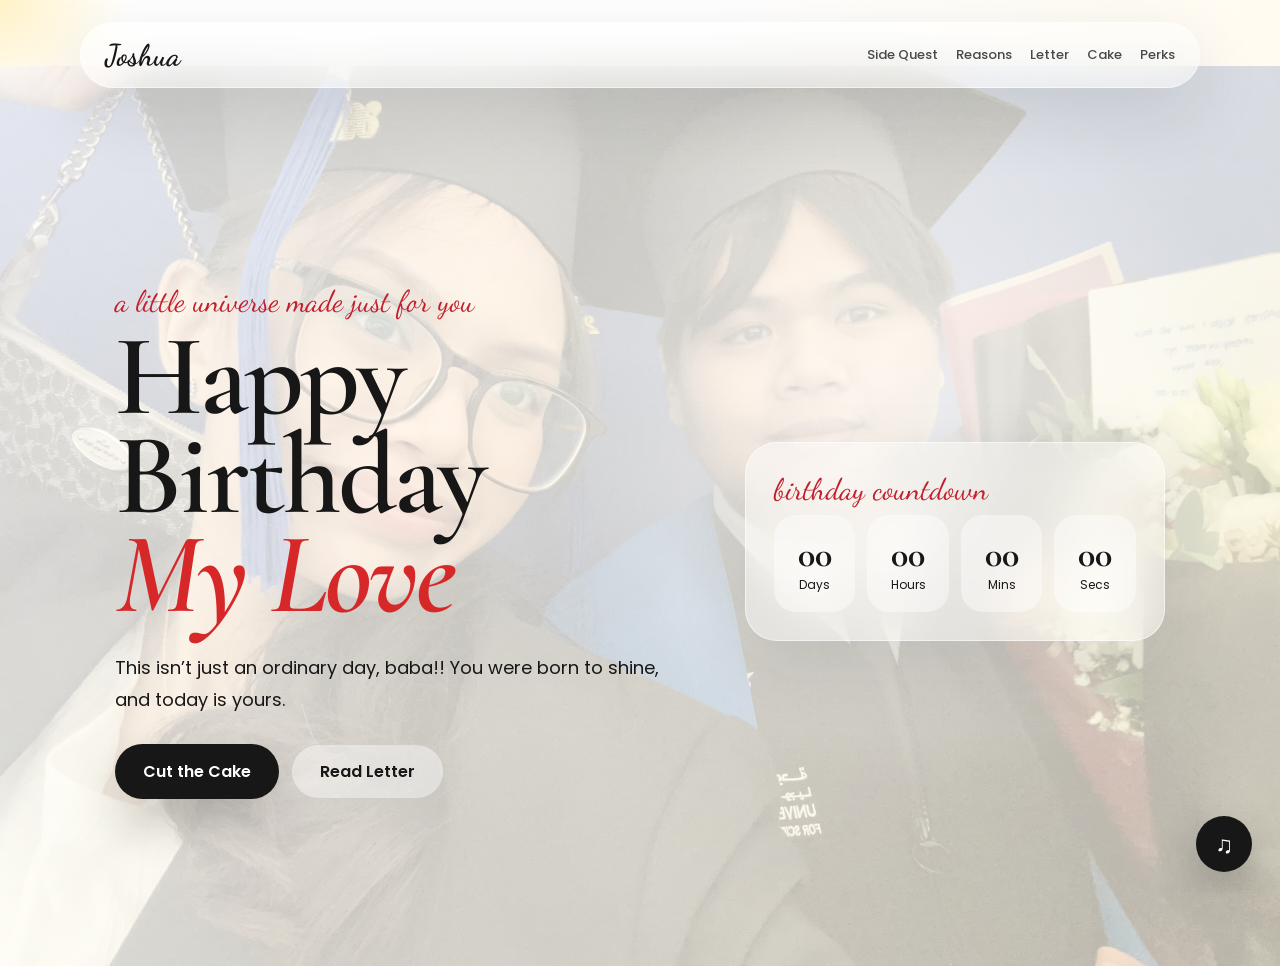
<file: index.html>
<!DOCTYPE html>
<html lang="en">
<head>
  <meta charset="UTF-8" />
  <meta name="viewport" content="width=device-width, initial-scale=1.0" />
  <title>Happy Birthday Baby!</title>
  <link rel="preconnect" href="https://fonts.googleapis.com" />
  <link rel="preconnect" href="https://fonts.gstatic.com" crossorigin />
  <link href="https://fonts.googleapis.com/css2?family=Cormorant+Garamond:wght@400;500;600;700&family=Dancing+Script:wght@500;600;700&family=Poppins:wght@300;400;500;600;700&display=swap" rel="stylesheet" />
  <link rel="stylesheet" href="style.css" />
</head>
<body style="--hero-image: url('assets/17.jpeg');">
  <div class="cursor-glow"></div>
  <div class="floating-bg"></div>

  <nav class="navbar glass">
    <a href="index.html" class="logo">Joshua</a>
    <div class="nav-links">
      <a href="memories.html">Side Quest</a>
      <a href="reasons.html">Reasons</a>
      <a href="letter.html">Letter</a>
      <a href="cake.html">Cake</a>
      <a href="final.html">Perks</a>
    </div>
  </nav>

  <div class="music-widget">
    <div class="music-player glass" id="musicPlayer" hidden>
      <iframe
        title="Joshua's birthday playlist on Apple Music"
        src="https://embed.music.apple.com/qa/playlist/josuday/pl.u-pMyllRjTWzE7b9k"
        allow="autoplay; clipboard-write; encrypted-media; fullscreen; picture-in-picture"
        loading="lazy"
      ></iframe>
    </div>
    <button class="music-btn" id="musicBtn" type="button" aria-label="Open music player" aria-controls="musicPlayer" aria-expanded="false">♫</button>
  </div>

  <main class="hero page-section">
    <div class="hero-overlay"></div>
    <section class="hero-content reveal">
      <p class="script-text">a little universe made just for you</p>
      <h1>Happy Birthday<br><span>My Love</span></h1>
      <p class="hero-desc">This isn’t just an ordinary day, baba!! You were born to shine, and today is yours.</p>
      <div class="hero-actions">
        <a class="btn primary" href="cake.html">Cut the Cake</a>
        <a class="btn ghost" href="letter.html">Read Letter</a>
      </div>
    </section>

    <aside class="countdown-card glass reveal delay-1">
      <p class="script-text">birthday countdown</p>
      <div class="countdown" id="countdown">
        <div><strong id="days">00</strong><span>Days</span></div>
        <div><strong id="hours">00</strong><span>Hours</span></div>
        <div><strong id="mins">00</strong><span>Mins</span></div>
        <div><strong id="secs">00</strong><span>Secs</span></div>
      </div>
    </aside>
  </main>

  <script src="script.js"></script>
</body>
</html>
</file>
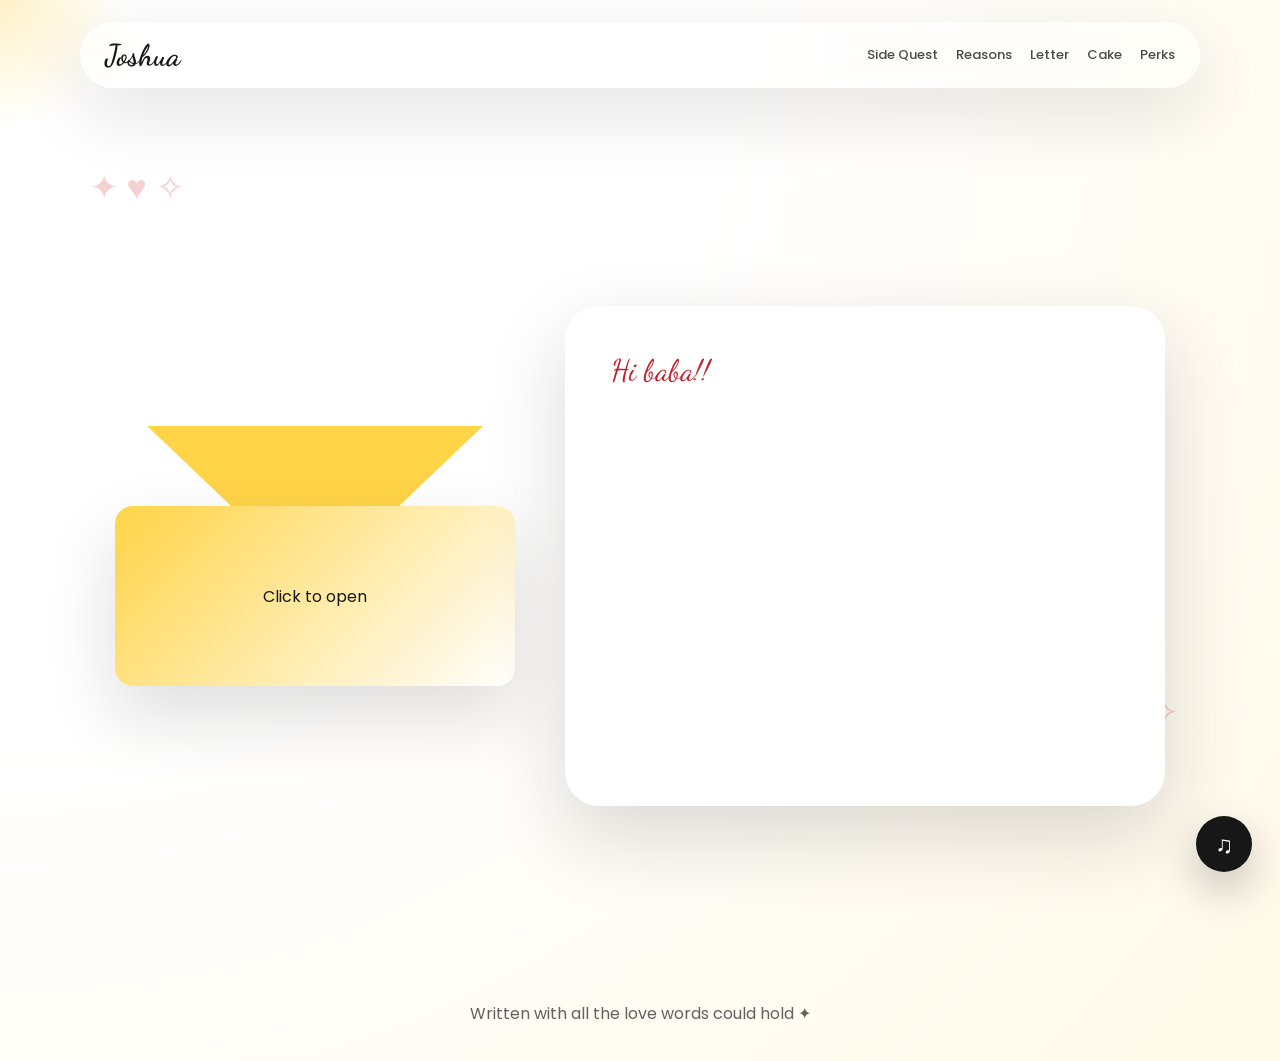
<file: letter.html>
<!DOCTYPE html>
<html lang="en">
<head>
  <meta charset="UTF-8" />
  <meta name="viewport" content="width=device-width, initial-scale=1.0" />
  <title>Letter | Joshua</title>
  <link href="https://fonts.googleapis.com/css2?family=Cormorant+Garamond:wght@400;500;600;700&family=Dancing+Script:wght@500;600;700&family=Poppins:wght@300;400;500;600;700&display=swap" rel="stylesheet" />
  <link rel="stylesheet" href="style.css" />
</head>
<body>
  <div class="cursor-glow"></div>
  <div class="floating-bg"></div>

  <nav class="navbar glass">
    <a href="index.html" class="logo">Joshua</a>
    <div class="nav-links">
      <a href="memories.html">Side Quest</a>
      <a href="reasons.html">Reasons</a>
      <a href="letter.html">Letter</a>
      <a href="cake.html">Cake</a>
      <a href="final.html">Perks</a>
    </div>
  </nav>

  <div class="music-widget">
    <div class="music-player glass" id="musicPlayer" hidden>
      <iframe
        title="Joshua's birthday playlist on Apple Music"
        src="https://embed.music.apple.com/qa/playlist/josuday/pl.u-pMyllRjTWzE7b9k"
        allow="autoplay; clipboard-write; encrypted-media; fullscreen; picture-in-picture"
        loading="lazy"
      ></iframe>
    </div>
    <button class="music-btn" id="musicBtn" type="button" aria-label="Open music player" aria-controls="musicPlayer" aria-expanded="false">♫</button>
  </div>

  <main class="letter-page">
    <section class="envelope reveal" id="envelope">
      <div class="flap"></div>
      <div class="env-body"><p>Click to open</p></div>
    </section>

    <section class="letter-paper reveal delay-1" id="letterPaper">
      <p class="script-text">Hi baba!!</p>
      <p id="typedLetter"></p>
    </section>
  </main>

  <footer class="footer">Written with all the love words could hold ✦</footer>
  <script src="script.js"></script>
</body>
</html>
</file>
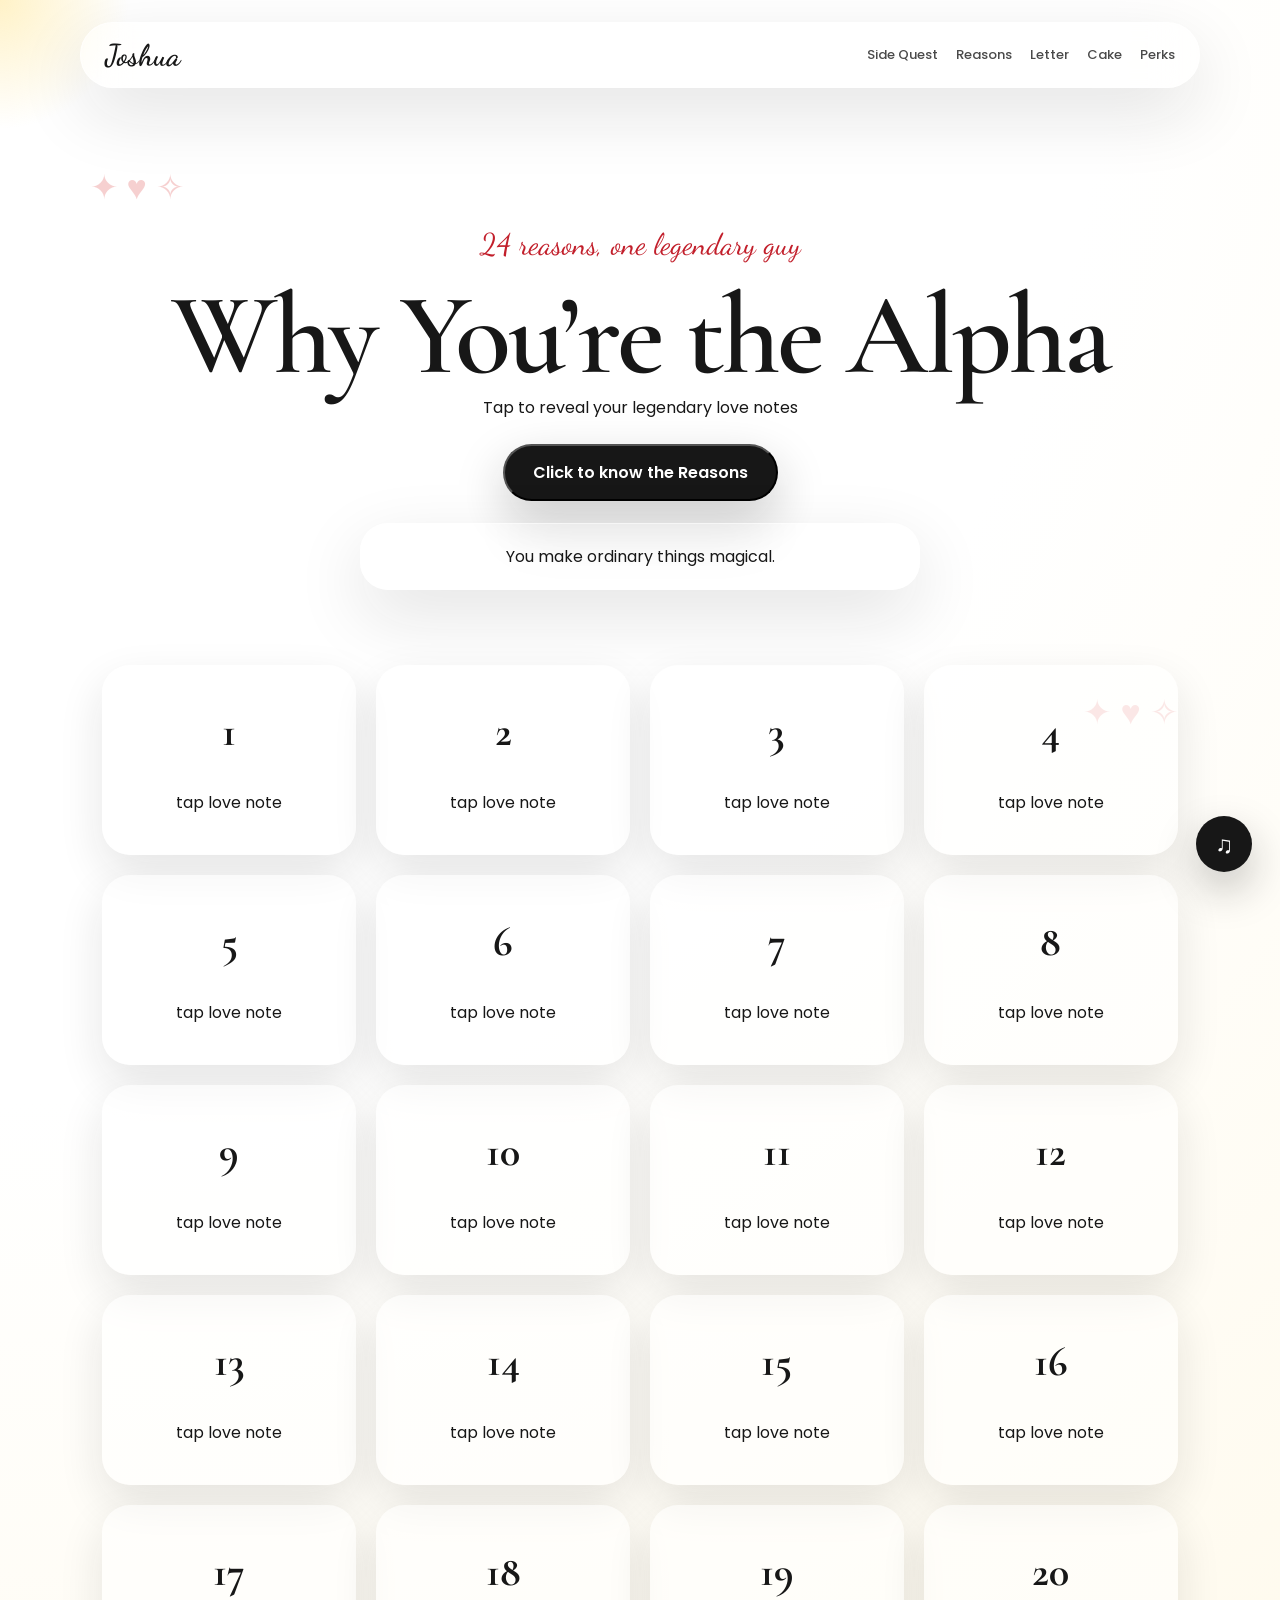
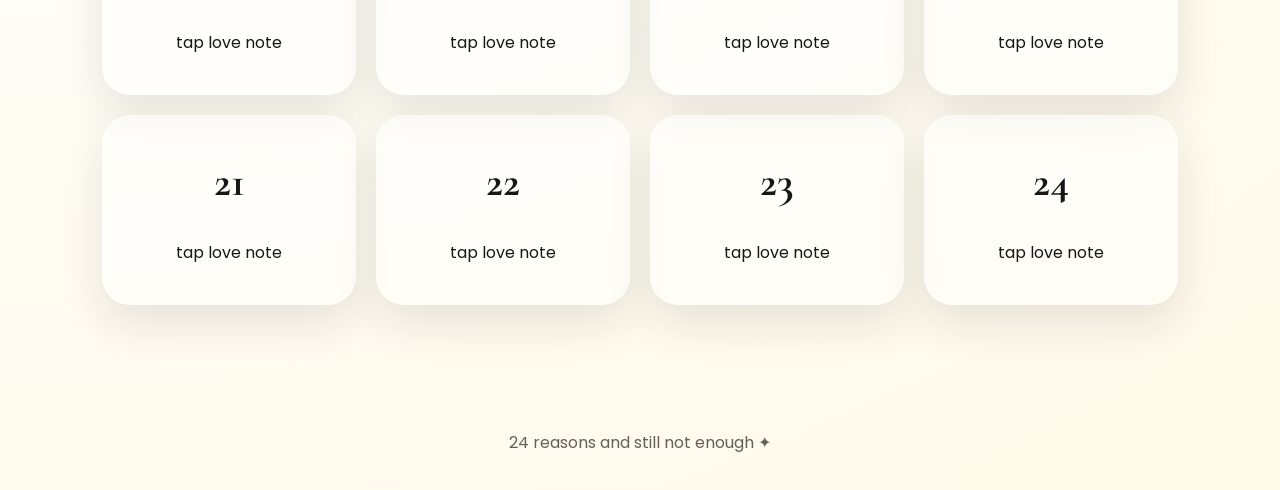
<file: reasons.html>
<!DOCTYPE html>
<html lang="en">
<head>
  <meta charset="UTF-8" />
  <meta name="viewport" content="width=device-width, initial-scale=1.0" />
  <title>Reasons | Joshua</title>
  <link href="https://fonts.googleapis.com/css2?family=Cormorant+Garamond:wght@400;500;600;700&family=Dancing+Script:wght@500;600;700&family=Poppins:wght@300;400;500;600;700&display=swap" rel="stylesheet" />
  <link rel="stylesheet" href="style.css" />
</head>
<body>
  <div class="cursor-glow"></div>
  <div class="floating-bg"></div>

  <nav class="navbar glass">
    <a href="index.html" class="logo">Joshua</a>
    <div class="nav-links">
      <a href="memories.html">Side Quest</a>
      <a href="reasons.html">Reasons</a>
      <a href="letter.html">Letter</a>
      <a href="cake.html">Cake</a>
      <a href="final.html">Perks</a>
    </div>
  </nav>

  <div class="music-widget">
    <div class="music-player glass" id="musicPlayer" hidden>
      <iframe
        title="Joshua's birthday playlist on Apple Music"
        src="https://embed.music.apple.com/qa/playlist/josuday/pl.u-pMyllRjTWzE7b9k"
        allow="autoplay; clipboard-write; encrypted-media; fullscreen; picture-in-picture"
        loading="lazy"
      ></iframe>
    </div>
    <button class="music-btn" id="musicBtn" type="button" aria-label="Open music player" aria-controls="musicPlayer" aria-expanded="false">♫</button>
  </div>

  <header class="sub-hero reveal">
    <p class="script-text">24 reasons, one legendary guy</p>
    <h1>Why You’re the Alpha</h1>
    <p>Tap to reveal your legendary love notes</p>
    <button class="btn primary" id="randomReasonBtn">Click to know the Reasons</button>
    <div class="random-reason glass" id="randomReason">You make ordinary things magical.</div>
  </header>

  <section class="reason-grid" id="reasonGrid" data-image-folder="assets" data-image-count="24">
  </section>

  <footer class="footer">24 reasons and still not enough ✦</footer>
  <script src="script.js"></script>
</body>
</html>
</file>
<file: style.css>
:root {
  --warm-white: #ffffff;
  --blush: #fff9e8;
  --rose: #d62828;
  --champagne: #ffd447;
  --cocoa: #171717;
  --serif: "Cormorant Garamond", serif;
  --script: "Dancing Script", cursive;
  --body: "Poppins", sans-serif;
}

* {
  box-sizing: border-box;
  margin: 0;
  padding: 0;
}

html {
  scroll-behavior: smooth;
}

body {
  min-height: 100vh;
  overflow-x: hidden;
  color: var(--cocoa);
  font-family: var(--body);
  background: radial-gradient(circle at top left, #fff 0%, var(--warm-white) 45%, var(--blush) 100%);
}

a {
  color: inherit;
  text-decoration: none;
}

button {
  font: inherit;
}

.glass {
  background: rgba(255, 255, 255, 0.35);
  border: 1px solid rgba(255, 255, 255, 0.55);
  backdrop-filter: blur(22px);
  box-shadow: 0 24px 70px rgba(23, 23, 23, 0.12);
}

.navbar {
  position: fixed;
  top: 22px;
  left: 50%;
  z-index: 50;
  width: min(1120px, 92%);
  display: flex;
  align-items: center;
  justify-content: space-between;
  padding: 14px 24px;
  border-radius: 999px;
  transform: translateX(-50%);
}

.logo {
  font-family: var(--script);
  font-size: 30px;
  font-weight: 700;
}

.nav-links {
  display: flex;
  gap: 18px;
  font-size: 13px;
  font-weight: 500;
}

.nav-links a {
  opacity: 0.78;
  transition: 0.3s;
}

.nav-links a:hover {
  color: #c21f2b;
  opacity: 1;
}

.cursor-glow {
  position: fixed;
  z-index: 0;
  width: 280px;
  height: 280px;
  border-radius: 50%;
  pointer-events: none;
  background: radial-gradient(circle, rgba(255, 212, 71, 0.3), transparent 65%);
  transform: translate(-50%, -50%);
}

.floating-bg::before,
.floating-bg::after {
  content: "✦ ♥ ✧";
  position: fixed;
  z-index: 0;
  color: rgba(214, 40, 40, 0.22);
  font-size: 34px;
  animation: float 8s infinite ease-in-out;
}

.floating-bg::before {
  top: 18%;
  left: 7%;
}

.floating-bg::after {
  right: 8%;
  bottom: 18%;
  animation-delay: 2s;
}

.hero,
.page-section {
  min-height: 100vh;
}

.hero {
  position: relative;
  display: grid;
  grid-template-columns: 1.2fr 0.8fr;
  align-items: center;
  padding: 120px 9% 70px;
  background: linear-gradient(120deg, rgba(255, 255, 255, 0.84), rgba(255, 249, 232, 0.72)), var(--hero-image) center/cover;
}

.hero-overlay {
  position: absolute;
  inset: 0;
  background: radial-gradient(circle at 70% 40%, rgba(255, 255, 255, 0.55), transparent 35%);
}

.hero-content,
.countdown-card {
  position: relative;
  z-index: 2;
}

.script-text {
  margin-bottom: 8px;
  color: #c21f2b;
  font-family: var(--script);
  font-size: 30px;
}

.hero h1,
.sub-hero h1,
.final-page h1,
.cake-page h1 {
  font-family: var(--serif);
  font-size: clamp(62px, 9vw, 128px);
  font-weight: 600;
  line-height: 0.86;
  letter-spacing: -3px;
}

.hero h1 span {
  color: #d62828;
  font-style: italic;
}

.hero-desc {
  max-width: 560px;
  margin: 28px 0;
  font-size: 18px;
  line-height: 1.8;
}

.btn {
  display: inline-flex;
  align-items: center;
  justify-content: center;
  margin-right: 12px;
  padding: 14px 28px;
  border-radius: 999px;
  font-weight: 600;
  transition: 0.3s;
}

.primary {
  color: #fff;
  background: var(--cocoa);
  box-shadow: 0 20px 50px rgba(23, 23, 23, 0.22);
}

.ghost {
  background: rgba(255, 255, 255, 0.42);
  border: 1px solid rgba(23, 23, 23, 0.1);
}

.btn:hover,
.cut-cake-btn:hover {
  transform: translateY(-4px);
}

.countdown-card {
  max-width: 420px;
  padding: 28px;
  border-radius: 32px;
}

.countdown {
  display: grid;
  grid-template-columns: repeat(4, 1fr);
  gap: 12px;
}

.countdown div {
  padding: 18px 10px;
  text-align: center;
  background: rgba(255, 255, 255, 0.42);
  border-radius: 22px;
}

.countdown strong {
  font-family: var(--serif);
  font-size: 36px;
}

.countdown span {
  display: block;
  font-size: 12px;
}

.music-widget {
  position: fixed;
  right: 28px;
  bottom: 28px;
  z-index: 60;
}

.music-btn {
  position: relative;
  width: 56px;
  height: 56px;
  color: #fff;
  font-size: 24px;
  background: var(--cocoa);
  border: 0;
  border-radius: 50%;
  box-shadow: 0 18px 42px rgba(23, 23, 23, 0.25);
  cursor: pointer;
}

.music-btn:hover,
.music-btn[aria-expanded="true"] {
  background: #d62828;
}

.music-player {
  position: absolute;
  right: 0;
  bottom: 72px;
  width: min(352px, calc(100vw - 32px));
  padding: 8px;
  border-radius: 22px;
}

.music-player[hidden] {
  display: none;
}

.music-player iframe {
  display: block;
  width: 100%;
  height: 352px;
  border: 0;
  border-radius: 14px;
}

.sub-hero {
  padding: 150px 8% 55px;
  text-align: center;
}

.sub-hero p {
  max-width: 680px;
  margin: 10px auto 24px;
}

.side-quest-page {
  padding-bottom: 90px;
}

.quest-worlds {
  display: grid;
  grid-template-columns: repeat(2, minmax(0, 1fr));
  gap: 20px;
  width: min(940px, 84%);
  margin: 0 auto;
}

.quest-progress {
  width: min(940px, 84%);
  margin: 0 auto 18px;
  color: #a91620;
  font-weight: 600;
  text-align: center;
}

.quest-world {
  display: flex;
  min-height: 230px;
  flex-direction: column;
  align-items: flex-start;
  padding: 28px;
  color: var(--cocoa);
  text-align: left;
  border-radius: 28px;
  cursor: pointer;
  transition: transform 0.3s, background 0.3s, box-shadow 0.3s;
}

.quest-world:hover,
.quest-world[aria-pressed="true"] {
  transform: translateY(-6px);
  background: rgba(255, 255, 255, 0.72);
  box-shadow: 0 24px 60px rgba(23, 23, 23, 0.18);
}

.quest-world:disabled {
  opacity: 0.62;
  cursor: not-allowed;
  transform: none;
}

.quest-world:disabled:hover {
  background: inherit;
  box-shadow: none;
}

.quest-world.is-complete .quest-world-prompt {
  color: #39714a;
}

.quest-world.is-locked .quest-world-prompt {
  color: #6b625d;
}

.quest-icon {
  margin-bottom: 14px;
  font-size: 34px;
}

.quest-world-title {
  font-family: var(--serif);
  font-size: 32px;
  font-weight: 700;
}

.quest-world-description {
  margin-top: 8px;
  line-height: 1.7;
}

.quest-world-prompt {
  margin-top: auto;
  padding-top: 18px;
  color: #c21f2b;
  font-size: 13px;
  font-weight: 600;
}

.quest-panel,
.quest-reward {
  width: min(760px, 84%);
  margin: 34px auto 0;
  padding: 38px;
  text-align: center;
  border-radius: 30px;
}

#questPanel[hidden],
#questReward[hidden],
#batmanClues[hidden],
#grandPrixGame[hidden],
#monsterHuntGame[hidden],
#cyberpunkGame[hidden],
#huntPreparation[hidden],
#huntBattle[hidden],
#huntActions[hidden],
#completeQuest[hidden] {
  display: none;
}

.quest-panel h2,
.quest-reward h2 {
  margin-bottom: 12px;
  font-family: var(--serif);
  font-size: clamp(32px, 5vw, 48px);
}

.quest-panel > p:not(.script-text),
.quest-reward > p:not(.script-text) {
  max-width: 580px;
  margin: 0 auto 22px;
  line-height: 1.8;
}

.quest-panel .btn {
  margin: 8px 0 0;
  border: 0;
  cursor: pointer;
}

.quest-panel .btn:disabled {
  opacity: 0.55;
  cursor: not-allowed;
  transform: none;
}

.batman-clues {
  display: grid;
  gap: 14px;
  margin: 24px auto 16px;
  text-align: left;
}

.clue-instructions {
  margin-bottom: 4px;
  color: #c21f2b;
  font-weight: 600;
  text-align: center;
}

.clue-card {
  display: block;
  padding: 18px;
  border: 1px solid rgba(23, 23, 23, 0.14);
  border-radius: 18px;
}

.clue-card legend,
.hunt-clue legend {
  float: left;
  width: 100%;
  padding: 0 6px;
  margin-bottom: 10px;
  font-weight: 600;
  line-height: 1.6;
}

.clue-card > *:not(legend),
.hunt-clue > *:not(legend) {
  clear: both;
}

.clue-card label {
  display: flex;
  align-items: flex-start;
  gap: 9px;
  line-height: 1.55;
  cursor: pointer;
}

.clue-card label + label,
.hunt-clue label + label {
  margin-top: 10px;
}

.clue-card input {
  flex: 0 0 auto;
  margin-top: 5px;
  accent-color: #d62828;
}

.clue-card .check-clue {
  margin: 4px 0 0;
  cursor: pointer;
}

.clue-feedback {
  min-height: 22px;
  margin: 0 !important;
  color: #a91620;
  font-weight: 500;
}

.monster-hunt-game {
  margin: 24px auto 16px;
  text-align: left;
}

.monster-hunt-game > .clue-instructions {
  margin-bottom: 20px;
}

.monster-hunt-game h3 {
  margin-bottom: 8px;
  font-family: var(--serif);
  font-size: 30px;
  text-align: center;
}

.monster-hunt-game > div > p {
  margin: 0 auto 16px;
  text-align: center;
  line-height: 1.7;
}

.hunt-map-card {
  position: relative;
  margin: 20px 0;
  padding: 10px 10px 26px;
  overflow: hidden;
  background: linear-gradient(145deg, #f8f6e8, #dfd6bd);
  border: 1px solid rgba(23, 23, 23, 0.18);
  border-radius: 22px;
  box-shadow: 0 14px 30px rgba(23, 23, 23, 0.12);
}

.hunt-map {
  position: relative;
  min-height: 290px;
  overflow: hidden;
  background: linear-gradient(90deg, rgba(20, 15, 11, 0.48), rgba(20, 15, 11, 0.14)), url("assets/maanster-map.png") center/cover;
  border: 1px solid rgba(255, 255, 255, 0.38);
  border-radius: 16px;
  isolation: isolate;
}

.hunt-map::after {
  position: absolute;
  z-index: -1;
  inset: 0;
  background: radial-gradient(ellipse at 50% 50%, transparent 20%, rgba(15, 12, 8, 0.34));
  content: "";
}

.hunt-map-trail {
  position: absolute;
  inset: 0;
  width: 100%;
  height: 100%;
  pointer-events: none;
}

.hunt-map-trail path {
  fill: none;
  stroke: #ffd447;
  stroke-width: 13;
  stroke-dasharray: 16 11;
  stroke-linecap: round;
  filter: drop-shadow(0 0 8px rgba(255, 212, 71, 0.95));
}

.hunt-map-pin {
  position: absolute;
  z-index: 1;
  display: grid;
  width: 42px;
  height: 42px;
  place-items: center;
  color: #171717;
  font-size: 19px;
  background: #ffd447;
  border: 3px solid #fff;
  border-radius: 50%;
  box-shadow: 0 4px 14px rgba(0, 0, 0, 0.42);
  cursor: pointer;
  transition: transform 0.2s, background 0.2s;
}

.hunt-map-pin span {
  position: absolute;
  top: calc(100% + 7px);
  left: 50%;
  width: max-content;
  padding: 4px 8px;
  color: #fff;
  font-size: 11px;
  font-weight: 600;
  background: rgba(15, 12, 8, 0.78);
  border-radius: 999px;
  transform: translateX(-50%);
}

.hunt-map-pin:hover {
  transform: scale(1.12);
}

.hunt-map-pin.is-found {
  color: #fff;
  background: #d62828;
}

.hunt-map-pin.is-found::after {
  position: absolute;
  top: -5px;
  right: -5px;
  display: grid;
  width: 17px;
  height: 17px;
  place-items: center;
  color: #171717;
  font-size: 11px;
  background: #fff;
  border-radius: 50%;
  content: "✓";
}

.pin-vinyl {
  top: 61%;
  left: 27%;
}

.pin-lego {
  top: 39%;
  left: 52%;
}

.pin-crumbs {
  top: 20%;
  left: 76%;
}

.hunter-profile {
  position: absolute;
  bottom: 12px;
  left: 12px;
  display: flex;
  align-items: center;
  gap: 9px;
  padding: 6px 12px 6px 6px;
  color: #fff;
  background: rgba(15, 12, 8, 0.82);
  border: 1px solid rgba(255, 255, 255, 0.5);
  border-radius: 999px;
  box-shadow: 0 4px 14px rgba(0, 0, 0, 0.25);
}

.hunter-profile img {
  width: 42px;
  height: 42px;
  object-fit: cover;
  object-position: center 30%;
  border: 2px solid #ffd447;
  border-radius: 50%;
}

.hunter-profile span {
  display: grid;
  gap: 2px;
  text-align: left;
}

.hunter-profile strong {
  font-size: 12px;
}

.hunter-profile small,
.map-coordinate {
  color: rgba(255, 255, 255, 0.8);
  font-size: 9px;
  letter-spacing: 0.08em;
}

.map-coordinate {
  position: absolute;
  right: 12px;
  bottom: 14px;
  padding: 6px 8px;
  color: #fff;
  background: rgba(15, 12, 8, 0.72);
  border-radius: 5px;
}

.hunt-claw-marks {
  position: absolute;
  top: -18px;
  right: -34px;
  width: 122px;
  height: 122px;
  object-fit: contain;
  opacity: 0.8;
  pointer-events: none;
  transform: rotate(12deg);
}

.hunt-clue {
  display: block;
  margin: 12px 0;
  padding: 16px;
  border: 1px solid rgba(23, 23, 23, 0.14);
  border-radius: 18px;
}

.hunt-clue label {
  display: flex;
  gap: 9px;
  line-height: 1.5;
  cursor: pointer;
}

.hunt-clue input {
  flex: 0 0 auto;
  margin-top: 5px;
  accent-color: #d62828;
}

.hunt-clue .btn {
  margin: 4px 0 0;
  cursor: pointer;
}

.hunt-clue-feedback,
.hunt-feedback {
  min-height: 24px;
  margin: 0 !important;
  color: #a91620;
  font-weight: 600;
  text-align: center;
}

.hunt-preparation {
  margin-top: 26px;
  text-align: center;
}

.weapon-options {
  display: grid;
  grid-template-columns: repeat(3, minmax(0, 1fr));
  gap: 12px;
  margin: 18px 0;
}

.weapon-choice {
  display: flex;
  min-height: 140px;
  flex-direction: column;
  align-items: center;
  justify-content: center;
  gap: 7px;
  padding: 16px 10px;
  color: var(--cocoa);
  background: rgba(255, 255, 255, 0.58);
  border: 1px solid rgba(23, 23, 23, 0.14);
  border-radius: 18px;
  cursor: pointer;
  transition: 0.2s ease;
}

.weapon-choice:hover,
.weapon-choice[aria-pressed="true"] {
  background: #fff9e8;
  border-color: #d62828;
  box-shadow: 0 0 0 2px rgba(214, 40, 40, 0.16);
  transform: translateY(-3px);
}

.weapon-choice span {
  font-size: 28px;
}

.weapon-choice strong {
  font-family: var(--serif);
  font-size: 21px;
}

.weapon-choice small {
  font-size: 12px;
}

.cyberpunk-game {
  margin-top: 20px;
}

.cyberpunk-scene {
  position: relative;
  min-height: 250px;
  aspect-ratio: 2.2;
  margin-bottom: 22px;
  overflow: hidden;
  background: #080d16;
  border: 1px solid rgba(8, 13, 22, 0.25);
  border-radius: 22px;
  text-align: left;
}

.cyberpunk-scene::after {
  position: absolute;
  inset: 45% 0 0;
  background: linear-gradient(transparent, rgba(5, 8, 15, 0.78));
  content: "";
  pointer-events: none;
}

.cyberpunk-scene > img {
  position: absolute;
  width: 100%;
  height: 100%;
  object-fit: cover;
  object-position: center 56%;
}

.cyberpunk-scene-label {
  position: absolute;
  z-index: 1;
  top: 14px;
  left: 14px;
  padding: 7px 10px;
  color: #fff;
  background: rgba(5, 8, 15, 0.76);
  border: 1px solid rgba(255, 255, 255, 0.45);
  border-radius: 6px;
  font-size: 11px;
  font-weight: 700;
  letter-spacing: 0.1em;
}

.cyberpunk-runner-profile {
  position: absolute;
  z-index: 1;
  bottom: 12px;
  left: 12px;
  display: flex;
  align-items: center;
  gap: 10px;
  padding: 6px 14px 6px 6px;
  color: #fff;
  background: rgba(5, 8, 15, 0.78);
  border: 1px solid rgba(255, 255, 255, 0.46);
  border-radius: 999px;
}

.cyberpunk-runner-profile img {
  width: 48px;
  height: 48px;
  object-fit: cover;
  object-position: center 25%;
  border: 2px solid #e8c85a;
  border-radius: 50%;
}

.cyberpunk-runner-profile span {
  display: grid;
  gap: 2px;
}

.cyberpunk-runner-profile small {
  color: rgba(255, 255, 255, 0.82);
  font-size: 10px;
}

.cyberpunk-step {
  margin: 22px 0;
  padding: 22px;
  background: rgba(255, 255, 255, 0.46);
  border: 1px solid rgba(23, 23, 23, 0.12);
  border-radius: 20px;
}

.cyberpunk-step h3 {
  margin-bottom: 6px;
  font-family: var(--serif);
  font-size: 26px;
}

.cyberpunk-step .btn {
  margin: 4px 0 0;
}

.cyberpunk-signal-status {
  margin: 18px auto 14px;
}

.cyberpunk-signal-status > span {
  color: #806b22;
  font-size: 12px;
  font-weight: 700;
  letter-spacing: 0.12em;
}

.cyberpunk-signal-status p {
  margin: 6px 0 0;
  font-weight: 600;
}

.cyberpunk-sequence {
  display: flex;
  min-height: 28px;
  justify-content: center;
  gap: 10px;
  margin: 14px 0;
}

.cyberpunk-note {
  font-size: 18px;
}

.cyberpunk-pad[data-note="0"] {
  --signal-color: #4aa9e8;
}

.cyberpunk-pad[data-note="1"] {
  --signal-color: #e8c85a;
}

.cyberpunk-pad[data-note="2"] {
  --signal-color: #e25454;
}

.cyberpunk-pad[data-note="3"] {
  --signal-color: #f1f0e9;
}

.cyberpunk-signal-pads {
  display: flex;
  justify-content: center;
  flex-wrap: wrap;
  gap: 12px;
  margin: 18px auto 10px;
}

.cyberpunk-pad {
  display: grid;
  width: 76px;
  height: 76px;
  place-items: center;
  color: var(--signal-color);
  font-size: 42px;
  background: #131923;
  border: 2px solid var(--signal-color);
  border-radius: 18px;
  cursor: pointer;
  transition: transform 0.15s, box-shadow 0.15s, background 0.15s;
}

.cyberpunk-pad:hover,
.cyberpunk-pad.is-playing {
  background: #343b49;
  box-shadow: 0 0 18px var(--signal-color);
  transform: scale(1.06);
}

.cyberpunk-feedback {
  min-height: 24px;
  margin: 8px 0 0 !important;
  color: #a91620;
  font-weight: 600;
}

#startHunt {
  margin: 4px 0 0;
  border: 0;
  cursor: pointer;
}

.hunt-battle {
  margin-top: 24px;
  padding: 0 22px 22px;
  overflow: hidden;
  background: linear-gradient(180deg, rgba(9, 17, 22, 0.12), rgba(255, 255, 255, 0.82) 52%), url("assets/maanster-cave.png") center/cover;
  border: 1px solid rgba(23, 23, 23, 0.12);
  border-radius: 24px;
  text-align: center;
}

.hunt-battle-scene {
  position: relative;
  display: grid;
  min-height: 250px;
  place-items: center;
  margin: 0 -22px 16px;
  overflow: hidden;
  background: linear-gradient(180deg, rgba(9, 17, 22, 0.06), rgba(9, 17, 22, 0.5)), url("assets/maanster-cave.png") center/cover;
}

.hunt-wyvern {
  position: absolute;
  inset: 0;
  width: 100%;
  height: 100%;
  object-fit: contain;
  object-position: center 55%;
  filter: drop-shadow(0 12px 10px rgba(0, 0, 0, 0.5));
  animation: wyvernHover 3s ease-in-out infinite;
}

.hunt-battle-heading {
  position: absolute;
  right: 12px;
  bottom: 12px;
  left: 12px;
  display: flex;
  align-items: center;
  justify-content: center;
  min-height: 48px;
  padding: 8px 14px;
  color: #fff;
  background: rgba(15, 12, 8, 0.76);
  border: 1px solid rgba(255, 255, 255, 0.35);
  border-radius: 14px;
}

.hunt-battle-heading h3 {
  margin: 0;
  font-size: 25px;
}

.hunt-battle-heading p {
  margin: 4px 0 0 !important;
  color: #ffe990;
  font-size: 13px;
}

.hunt-hearts {
  margin: 14px 0 !important;
  font-size: 22px;
  letter-spacing: 3px;
}

.monster-health {
  width: min(420px, 100%);
  height: 14px;
  margin: 0 auto 18px;
  overflow: hidden;
  background: rgba(23, 23, 23, 0.16);
  border: 1px solid rgba(23, 23, 23, 0.2);
  border-radius: 999px;
}

.monster-health span {
  display: block;
  width: 100%;
  height: 100%;
  background: linear-gradient(90deg, #d62828, #ffd447);
  border-radius: inherit;
  transition: width 0.35s ease;
}

.hunt-turn {
  min-height: 54px;
  margin: 12px auto !important;
  font-family: var(--serif);
  font-size: 24px;
  font-weight: 700;
}

.hunt-actions {
  display: flex;
  flex-wrap: wrap;
  justify-content: center;
  gap: 10px;
}

.hunt-actions .btn {
  margin: 0;
  border: 1px solid rgba(23, 23, 23, 0.14);
  cursor: pointer;
}

.hunt-actions .btn:hover {
  transform: translateY(-2px);
}

.hunt-feedback {
  margin-top: 14px !important;
}

@keyframes wyvernHover {
  0%, 100% { transform: translateY(3px) scale(0.98); }
  50% { transform: translateY(-5px) scale(1); }
}

.grand-prix-game {
  margin: 24px auto 16px;
}

.race-map-wrap {
  width: min(620px, 100%);
  margin: 0 auto 16px;
  padding: 14px;
  background: rgba(255, 255, 255, 0.62);
  border: 1px solid rgba(23, 23, 23, 0.12);
  border-radius: 24px;
}

.grand-prix-map {
  display: block;
  width: 100%;
  overflow: visible;
}

.race-track-outline,
.race-track-base,
.race-track-progress {
  fill: none;
  stroke-linecap: round;
  stroke-linejoin: round;
}

.race-track-outline {
  stroke: #171717;
  stroke-width: 20;
}

.race-track-base {
  stroke: #fff;
  stroke-width: 13;
}

.race-track-progress {
  stroke: #d62828;
  stroke-width: 7;
  stroke-dasharray: 1200;
  stroke-dashoffset: 1200;
}

.race-stop-marker circle {
  fill: #ffd447;
  stroke: #171717;
  stroke-width: 3;
}

.race-stop-marker text {
  fill: #171717;
  font-size: 13px;
  font-weight: 700;
}

.race-stop-marker.is-complete circle {
  fill: #d62828;
}

.race-stop-marker.is-complete text {
  fill: #fff;
}

.race-start-flag,
.race-car {
  dominant-baseline: middle;
  font-size: 28px;
  text-anchor: middle;
}

.race-car {
  paint-order: stroke;
  stroke: #fff;
  stroke-width: 3px;
}

.race-stop-status {
  margin: 12px 0;
  font-weight: 600;
}

.race-timing {
  position: relative;
  width: min(480px, 100%);
  height: 28px;
  margin: 14px auto;
  overflow: hidden;
  background: #171717;
  border: 3px solid #fff;
  border-radius: 999px;
  box-shadow: 0 0 0 1px rgba(23, 23, 23, 0.18);
}

.race-target,
.race-indicator {
  position: absolute;
  top: 0;
  height: 100%;
  transform: translateX(-50%);
}

.race-target {
  width: 18%;
  background: #ffd447;
  box-shadow: 0 0 14px rgba(255, 212, 71, 0.75);
  transition: width 0.25s ease, left 0.25s ease;
}

.race-indicator {
  left: 0;
  width: 7px;
  background: #fff;
  box-shadow: 0 0 10px #fff;
}

.race-feedback {
  min-height: 26px;
  margin-top: 12px;
  color: #a91620;
  font-weight: 600;
}



.masonry {
  columns: 3 260px;
  column-gap: 24px;
  padding: 30px 8%;
}

.polaroid {
  break-inside: avoid;
  margin-bottom: 24px;
  padding: 14px 14px 22px;
  background: #fff;
  border-radius: 24px;
  box-shadow: 0 20px 55px rgba(23, 23, 23, 0.14);
  transform: rotate(-1deg);
  transition: 0.35s;
}

.polaroid:nth-child(even) {
  transform: rotate(1.5deg);
}

.polaroid:hover {
  transform: translateY(-8px) rotate(0);
}

.photo {
  height: 260px;
  border-radius: 18px;
  background: linear-gradient(135deg, var(--rose), var(--champagne)) center/cover;
}
.photo video {
  width: 100%;
  height: 100%;
  border-radius: 18px;
  object-fit: cover;
  display: block;
}

.tall .photo {
  height: 390px;
}

.wide .photo {
  height: 230px;
}

.polaroid p {
  margin-top: 12px;
  font-family: var(--script);
  font-size: 25px;
}

.reason-grid {
  display: grid;
  grid-template-columns: repeat(auto-fit, minmax(210px, 1fr));
  gap: 20px;
  padding: 20px 8% 90px;
}

.reason-card {
  height: 190px;
  perspective: 900px;
  cursor: pointer;
}

.reason-inner {
  position: relative;
  width: 100%;
  height: 100%;
  transition: 0.7s;
  transform-style: preserve-3d;
}

.reason-card:hover .reason-inner,
.reason-card:focus-within .reason-inner {
  transform: rotateY(180deg);
}

.reason-front,
.reason-back {
  position: absolute;
  inset: 0;
  display: grid;
  place-items: center;
  padding: 24px;
  text-align: center;
  border-radius: 28px;
  backface-visibility: hidden;
  box-shadow: 0 18px 45px rgba(23, 23, 23, 0.11);
}

.reason-front {
  background: rgba(255, 255, 255, 0.5);
}

.reason-front h3 {
  font-family: var(--serif);
  font-size: 42px;
}

.reason-back {
  color: #fff;
  background-position: center;
  background-size: cover;
  transform: rotateY(180deg);
  place-items: end center;
  padding: 24px 20px 22px;
}

.reason-back p {
  width: 100%;
  margin: 0;
  font-family: var(--script);
  font-size: 25px;
  line-height: 1.25;
  text-shadow: 0 8px 24px rgba(0, 0, 0, 0.55);
}

.random-reason {
  max-width: 560px;
  margin: 22px auto 0;
  padding: 20px;
  border-radius: 28px;
}

.letter-page {
  min-height: 100vh;
  display: grid;
  grid-template-columns: 0.8fr 1.2fr;
  gap: 50px;
  align-items: center;
  padding: 150px 9% 70px;
}

.envelope {
  position: relative;
  height: 260px;
  cursor: pointer;
}

.env-body {
  position: absolute;
  bottom: 0;
  display: grid;
  place-items: center;
  width: 100%;
  height: 180px;
  border-radius: 18px;
  background: linear-gradient(135deg, var(--champagne), #fff);
  box-shadow: 0 30px 70px rgba(23, 23, 23, 0.14);
}

.flap {
  position: absolute;
  top: 0;
  left: 8%;
  width: 84%;
  height: 160px;
  background: var(--champagne);
  clip-path: polygon(50% 100%, 0 0, 100% 0);
  transform-origin: top;
  transition: 0.7s;
}

.envelope.open .flap {
  transform: translateY(80px) rotateX(180deg);
}

.letter-paper {
  min-height: 500px;
  padding: 46px;
  background: #fff;
  border-radius: 34px;
  box-shadow: 0 30px 80px rgba(23, 23, 23, 0.16);
}

.letter-paper h1 {
  font-family: var(--serif);
  font-size: 58px;
}

.letter-paper p:last-child {
  font-size: 17px;
  line-height: 2;
  white-space: pre-line;
}

.night {
  color: #fff;
  background: radial-gradient(circle at top, #3a1116 0%, #101010 70%);
}

.cake-page,
.final-page {
  min-height: 100vh;
  display: grid;
  place-items: center;
  padding: 150px 8% 70px;
  text-align: center;
}

.final-page {
  background: linear-gradient(rgba(0, 0, 0, 0.45), rgba(0, 0, 0, 0.86)), var(--final-image) center/cover;
}

.claim-page {
  display: flex;
  flex-direction: column;
  justify-content: center;
  gap: 34px;
  min-height: 100vh;
  padding: 145px 8% 70px;
}

.claim-header {
  width: 100%;
}

.claim-header h1 {
  margin: 0 auto 18px;
  font-size: clamp(48px, 7vw, 88px);
  line-height: 0.95;
}

.claim-header > p:last-child {
  max-width: 640px;
  margin: 0 auto;
}

.claim-grid {
  display: grid;
  grid-template-columns: repeat(2, minmax(0, 1fr));
  gap: 18px;
  width: min(940px, 100%);
  margin: 0 auto;
}

.claim-card {
  display: flex;
  min-height: 245px;
  flex-direction: column;
  align-items: center;
  padding: 26px 22px;
  color: #fff;
  border-radius: 26px;
}

.claim-icon {
  font-size: 32px;
}

.claim-card h2 {
  margin-top: 8px;
  font-family: var(--serif);
  font-size: clamp(25px, 3vw, 34px);
}

.claim-remaining {
  margin: 8px 0 16px;
  color: rgba(255, 255, 255, 0.78);
  font-size: 14px;
}

.claim-button {
  margin: auto 0 0;
  color: #171717;
  background: #ffd447;
  border: 0;
  cursor: pointer;
}

.claim-button:hover {
  background: #ffe990;
}

.claim-button:disabled {
  color: rgba(255, 255, 255, 0.72);
  background: rgba(255, 255, 255, 0.14);
  box-shadow: none;
  cursor: default;
  transform: none;
}

.claim-message {
  min-height: 24px;
  margin-top: 12px;
  color: #ffe990;
  font-size: 14px;
  font-weight: 500;
}

.claim-replay {
  align-self: center;
  margin: 0;
  color: #fff;
  border-color: rgba(255, 255, 255, 0.35);
}

.cake-page h1,
.final-page h1 {
  max-width: 900px;
}


.cake-section {
  position: relative;
  display: flex;
  flex-direction: column;
  align-items: center;
  justify-content: center;
  min-height: 62vh;
  overflow: visible;
}

.cake-glow {
  position: absolute;
  width: 460px;
  height: 460px;
  border-radius: 50%;
  background: radial-gradient(circle, rgba(255, 212, 71, 0.34), transparent 68%);
  filter: blur(2px);
}

.cake-stage-text {
  position: relative;
  z-index: 8;
  margin: 18px auto 28px;
  max-width: 620px;
  padding: 14px 22px;
  border: 1px solid rgba(255, 255, 255, 0.32);
  border-radius: 999px;
  background: rgba(255, 255, 255, 0.13);
  color: rgba(255, 255, 255, 0.88);
  backdrop-filter: blur(14px);
  font-size: 14px;
}

.cake {
  position: relative;
  width: 390px;
  height: 330px;
  margin-bottom: 38px;
  overflow: visible;
}

.plate {
  position: absolute;
  left: 50%;
  bottom: -18px;
  width: 390px;
  height: 34px;
  border-radius: 50%;
  background: rgba(255, 255, 255, 0.34);
  transform: translateX(-50%);
  box-shadow: 0 26px 45px rgba(0, 0, 0, 0.24);
}

.candles {
  position: absolute;
  top: 2px;
  left: 50%;
  z-index: 7;
  display: flex;
  gap: 28px;
  transform: translateX(-50%);
  transition: 0.85s ease;
}

.candle {
  position: relative;
  display: block;
  width: 13px;
  height: 58px;
  margin-top: 24px;
  border-radius: 8px;
  background: repeating-linear-gradient(45deg, #fff 0 7px, #d62828 7px 14px);
  box-shadow: inset 0 -8px 12px rgba(0, 0, 0, 0.08);
}

.flame {
  position: absolute;
  top: -28px;
  left: 50%;
  width: 16px;
  height: 30px;
  border-radius: 50% 50% 45% 45%;
  background: radial-gradient(circle at 50% 65%, #fff9c2 0 24%, #ffd447 25% 68%, #d62828 69% 100%);
  transform: translateX(-50%);
  box-shadow: 0 0 18px #ffd447, 0 0 36px rgba(255, 212, 71, 0.72);
  animation: flicker 0.8s infinite alternate;
  transform-origin: bottom center;
  transition: 0.45s ease;
}

.smoke {
  position: absolute;
  top: -30px;
  left: 50%;
  width: 10px;
  height: 10px;
  border-radius: 50%;
  background: rgba(255, 255, 255, 0.72);
  opacity: 0;
  filter: blur(3px);
  transform: translateX(-50%) scale(0.3);
}

.cake.blow .flame {
  opacity: 0;
  transform: translateX(-50%) translateY(12px) scale(0.1) rotate(18deg);
  box-shadow: none;
}

.cake.blow .smoke {
  animation: smokeUp 1.45s ease-out forwards;
}

.cake.blow .candle:nth-child(2) .smoke {
  animation-delay: 0.15s;
}

.cake.blow .candle:nth-child(3) .smoke {
  animation-delay: 0.3s;
}

.cake-top,
.cake-middle,
.cake-bottom,
.cake-slice {
  position: absolute;
  left: 50%;
  border-radius: 22px;
  transform: translateX(-50%);
  transition: 0.9s cubic-bezier(0.22, 0.82, 0.22, 1);
}

.cake-top,
.cake-middle,
.cake-bottom {
  z-index: 3;
  box-shadow: 0 24px 42px rgba(0, 0, 0, 0.22);
  overflow: hidden;
}

.cake-top::after,
.cake-middle::after,
.cake-bottom::after {
  content: "";
  position: absolute;
  inset: 11px 18px auto;
  height: 12px;
  border-radius: 999px;
  background: rgba(255, 255, 255, 0.38);
}

.cake-bottom {
  bottom: 24px;
  width: 330px;
  height: 92px;
  background: linear-gradient(135deg, #d62828, #a91620);
}

.cake-middle {
  bottom: 104px;
  width: 270px;
  height: 84px;
  background: linear-gradient(135deg, #fff, #ffd447);
}

.cake-top {
  bottom: 176px;
  width: 210px;
  height: 74px;
  background: linear-gradient(135deg, #fff, #ffe990);
}

.cut-line {
  position: absolute;
  left: 57%;
  bottom: 24px;
  z-index: 6;
  width: 3px;
  height: 228px;
  border-radius: 999px;
  background: rgba(255, 255, 255, 0.85);
  opacity: 0;
  transform: rotate(10deg) scaleY(0);
  transform-origin: top;
  box-shadow: 0 0 18px rgba(255, 255, 255, 0.65);
}

.cake.knife-in .cut-line {
  opacity: 1;
  animation: cutTrace 0.75s ease-in-out forwards;
}

.cake-slice {
  z-index: 5;
  right: 20px;
  left: auto;
  bottom: 24px;
  width: 126px;
  height: 225px;
  border-radius: 18px 22px 20px 18px;
  background: linear-gradient(135deg, #fff 0 30%, #ffd447 30% 63%, #d62828 63% 100%);
  clip-path: polygon(13% 0, 100% 13%, 78% 100%, 0 100%);
  opacity: 0;
  transform: translateX(-12px) rotate(0deg) scale(0.97);
  box-shadow: 0 28px 48px rgba(0, 0, 0, 0.25);
}

.cake-slice::before {
  content: "";
  position: absolute;
  inset: 0;
  background: radial-gradient(circle at 62% 38%, rgba(214, 40, 40, 0.75) 0 4px, transparent 5px),
    radial-gradient(circle at 48% 72%, rgba(214, 40, 40, 0.65) 0 4px, transparent 5px);
}

.knife {
  position: absolute;
  top: 0;
  right: -170px;
  z-index: 9;
  width: 218px;
  height: 44px;
  opacity: 0;
  transform: translate(80px, -20px) rotate(-34deg);
  transform-origin: right center;
  transition: 1s cubic-bezier(0.22, 0.82, 0.22, 1);
}

.knife-blade {
  position: absolute;
  left: 0;
  top: 12px;
  width: 158px;
  height: 18px;
  border-radius: 999px 4px 4px 999px;
  background: linear-gradient(90deg, #ffffff, #d7d7d7 55%, #9e9e9e);
  box-shadow: 0 14px 28px rgba(0, 0, 0, 0.25);
}

.knife-blade::before {
  content: "";
  position: absolute;
  left: 4px;
  top: 3px;
  width: 120px;
  height: 4px;
  border-radius: 999px;
  background: rgba(255, 255, 255, 0.8);
}

.knife-handle {
  position: absolute;
  right: 0;
  top: 5px;
  width: 68px;
  height: 32px;
  border-radius: 999px;
  background: linear-gradient(135deg, #333, #111);
  box-shadow: inset 8px 0 10px rgba(255, 255, 255, 0.08), 0 12px 24px rgba(0, 0, 0, 0.28);
}

.cake.knife-in .knife {
  opacity: 1;
  transform: translate(-205px, 128px) rotate(-21deg);
}

.cake.sliced .knife {
  opacity: 0;
  transform: translate(-245px, 170px) rotate(-12deg);
}

.cake.sliced .cake-top,
.cake.sliced .cake-middle,
.cake.sliced .cake-bottom {
  clip-path: polygon(0 0, 62% 0, 52% 100%, 0 100%);
}

.cake.sliced .cake-slice {
  opacity: 1;
  transform: translate(78px, 34px) rotate(12deg) scale(1);
}

.cake.sliced .candles {
  transform: translateX(-83%) translateY(-4px) rotate(-5deg);
}

.cut-cake-btn {
  position: relative;
  z-index: 8;
  padding: 18px 40px;
  color: #fff;
  background: var(--rose);
  font-size: 18px;
  font-weight: 600;
  border: 0;
  border-radius: 50px;
  box-shadow: 0 10px 30px rgba(0, 0, 0, 0.28);
  cursor: pointer;
  transition: 0.4s;
}

.cyberpunk-note.is-matched {
  color: #806b22;
  font-weight: 600;
  cursor: pointer;
  background: rgba(255, 255, 255, 0.82);
  border: 0;
  border-radius: 50px;
  box-shadow: 0 10px 30px rgba(0, 0, 0, 0.16);
  transition: 0.4s;
}

.cut-cake-btn:hover {
  transform: translateY(-4px) scale(1.03);
}

.cut-cake-btn:disabled {
  cursor: default;
  opacity: 0.92;
  transform: none;
}

.cut-cake-btn:focus-visible {
  outline: 3px solid var(--champagne);
  outline-offset: 4px;
}

@keyframes smokeUp {
  0% { opacity: 0; transform: translateX(-50%) translateY(0) scale(0.35); }
  20% { opacity: 0.8; }
  100% { opacity: 0; transform: translateX(-50%) translateY(-58px) scale(2.3); }
}

@keyframes cutTrace {
  0% { transform: rotate(10deg) scaleY(0); }
  100% { transform: rotate(10deg) scaleY(1); }
}

#confetti {
  position: fixed;
  inset: 0;
  pointer-events: none;
}

.footer {
  padding: 35px;
  color: rgba(23, 23, 23, 0.68);
  text-align: center;
}

.night .footer {
  color: rgba(255, 255, 255, 0.65);
}

.reveal {
  opacity: 0;
  transform: translateY(24px);
  animation: reveal 0.8s forwards;
}

.delay-1 {
  animation-delay: 0.18s;
}

.delay-2 {
  animation-delay: 0.34s;
}

@keyframes reveal {
  to {
    opacity: 1;
    transform: none;
  }
}

@keyframes float {
  50% {
    transform: translateY(-26px) rotate(8deg);
  }
}

@keyframes flicker {
  to {
    transform: scale(1.15) translateY(-2px);
    opacity: 0.84;
  }
}

@media (max-width: 900px) {
  .hero,
  .letter-page {
    grid-template-columns: 1fr;
  }

  .nav-links {
    display: none;
  }

  .hero {
    padding-top: 145px;
  }

  .hero h1,
  .sub-hero h1,
  .final-page h1,
  .cake-page h1 {
    font-size: 64px;
  }

  .countdown {
    grid-template-columns: repeat(2, 1fr);
  }

  .cake {
    transform: scale(0.86);
  }
}


/* =========================================================
   RESPONSIVE FIXES
   Added to make the birthday website work nicely on laptops,
   tablets, mobile phones, and very small screens.
   ========================================================= */

html {
  -webkit-text-size-adjust: 100%;
}

body {
  width: 100%;
}

img,
video,
canvas {
  max-width: 100%;
}

main,
header,
section,
footer,
.navbar {
  position: relative;
}

.hero-content,
.countdown-card,
.sub-hero,
.masonry,
.reason-grid,
.letter-page,
.cake-page,
.final-page,
.footer {
  z-index: 1;
}

.navbar {
  gap: 14px;
}

.nav-links {
  min-width: 0;
}

.nav-links a {
  white-space: nowrap;
}

.hero-actions {
  display: flex;
  flex-wrap: wrap;
  gap: 12px;
}

.hero-actions .btn,
.final-page .btn,
.sub-hero .btn {
  margin-right: 0;
}

.countdown-card {
  width: 100%;
  justify-self: center;
}

.masonry {
  width: 100%;
}

.photo {
  overflow: hidden;
  background-position: center;
  background-size: cover;
}

.reason-card:focus .reason-inner {
  transform: rotateY(180deg);
}

.letter-paper,
.random-reason,
.countdown-card,
.polaroid,
.reason-front,
.reason-back {
  overflow-wrap: anywhere;
}

/* Laptop / small desktop */
@media (max-width: 1100px) {
  .hero {
    grid-template-columns: 1fr 0.9fr;
    gap: 36px;
    padding-inline: 6%;
  }

  .letter-page {
    gap: 34px;
    padding-inline: 6%;
  }

  .cake-page,
  .final-page {
    padding-inline: 6%;
  }
}

/* Tablet */
@media (max-width: 900px) {
  .navbar {
    top: 14px;
    width: min(720px, 94%);
    align-items: center;
  }

  .nav-links {
    display: flex;
    gap: 12px;
    max-width: 70%;
    overflow-x: auto;
    padding: 6px 2px 7px;
    scrollbar-width: none;
  }

  .nav-links::-webkit-scrollbar {
    display: none;
  }

  .nav-links a {
    padding: 8px 12px;
    border-radius: 999px;
    background: rgba(255, 255, 255, 0.38);
  }

  .hero,
  .letter-page {
    grid-template-columns: 1fr;
  }

  .hero {
    gap: 36px;
    min-height: auto;
    padding: 145px 6% 70px;
    background-position: center top;
  }

  .hero h1,
  .sub-hero h1,
  .final-page h1,
  .cake-page h1 {
    font-size: clamp(52px, 12vw, 82px);
    letter-spacing: -2px;
  }

  .countdown {
    grid-template-columns: repeat(4, 1fr);
  }

  .sub-hero {
    padding: 135px 6% 45px;
  }

  .quest-worlds {
    width: 88%;
  }

  .masonry {
    columns: 2 240px;
    padding-inline: 6%;
  }

  .reason-grid {
    grid-template-columns: repeat(auto-fit, minmax(180px, 1fr));
    padding-inline: 6%;
  }

  .letter-page {
    min-height: auto;
    padding: 135px 6% 60px;
  }

  .envelope {
    max-width: 460px;
    width: 100%;
    margin: 0 auto;
  }

  .letter-paper {
    min-height: 360px;
  }

  .cake-page,
  .final-page {
    min-height: auto;
    padding: 135px 6% 60px;
  }

  .claim-page {
    gap: 26px;
  }

  .cake-section {
    min-height: 560px;
  }

  .cake {
    transform: scale(0.86);
    transform-origin: center top;
  }
}

/* Mobile */
@media (max-width: 640px) {
  .glass {
    backdrop-filter: blur(16px);
  }

  .navbar {
    top: 10px;
    width: 94%;
    flex-direction: column;
    justify-content: center;
    padding: 12px 14px;
    border-radius: 26px;
  }

  .logo {
    font-size: 28px;
    line-height: 1;
  }

  .nav-links {
    width: 100%;
    max-width: 100%;
    justify-content: flex-start;
    font-size: 12px;
  }

  .cursor-glow {
    display: none;
  }

  .floating-bg::before,
  .floating-bg::after {
    font-size: 24px;
    opacity: 0.65;
  }

  .hero {
    min-height: 100svh;
    padding: 150px 5% 46px;
    text-align: center;
  }

  .script-text {
    font-size: 25px;
  }

  .hero h1,
  .sub-hero h1,
  .final-page h1,
  .cake-page h1 {
    font-size: clamp(44px, 15vw, 62px);
    line-height: 0.92;
    letter-spacing: -1.4px;
  }

  .hero-desc {
    margin: 22px auto;
    font-size: 15px;
    line-height: 1.75;
  }

  .hero-actions {
    justify-content: center;
  }

  .btn {
    width: min(100%, 280px);
    padding: 13px 20px;
  }

  .countdown-card {
    padding: 20px;
    border-radius: 26px;
  }

  .countdown {
    grid-template-columns: repeat(2, 1fr);
    gap: 10px;
  }

  .countdown div {
    padding: 14px 8px;
    border-radius: 18px;
  }

  .countdown strong {
    font-size: 31px;
  }

  .music-widget {
    right: 18px;
    bottom: 18px;
  }

  .music-btn {
    width: 50px;
    height: 50px;
    font-size: 22px;
  }

  .sub-hero {
    padding: 145px 5% 35px;
  }

  .side-quest-page {
    padding-bottom: 65px;
  }

  .sub-hero p {
    font-size: 14px;
    line-height: 1.7;
  }

  .quest-worlds {
    grid-template-columns: 1fr;
    gap: 14px;
    width: 90%;
  }

  .hunt-map {
    min-height: 235px;
    background-position: center;
  }

  .hunt-map-pin {
    width: 36px;
    height: 36px;
  }

  .hunt-map-pin span {
    font-size: 9px;
  }

  .hunter-profile {
    top: 8px;
    bottom: auto;
    left: 8px;
    gap: 6px;
    padding: 4px 8px 4px 4px;
  }

  .hunter-profile img {
    width: 28px;
    height: 28px;
  }

  .hunter-profile strong {
    font-size: 10px;
  }

  .hunter-profile small {
    font-size: 7px;
  }

  .map-coordinate {
    right: 8px;
    bottom: 11px;
    font-size: 7px;
  }

  .hunt-claw-marks {
    right: -24px;
    width: 90px;
    height: 90px;
  }

  .weapon-options {
    grid-template-columns: 1fr;
  }

  .weapon-choice {
    min-height: 105px;
  }

  .hunt-battle-scene {
    min-height: 210px;
  }

  .hunt-wyvern {
    object-fit: cover;
  }

  .hunt-battle {
    padding-inline: 14px;
  }

  .cyberpunk-scene {
    min-height: 205px;
    aspect-ratio: 1.45;
  }

  .cyberpunk-scene-label {
    top: 8px;
    left: 8px;
    font-size: 9px;
  }

  .cyberpunk-runner-profile {
    bottom: 8px;
    left: 8px;
    gap: 7px;
    padding: 4px 10px 4px 4px;
  }

  .cyberpunk-runner-profile img {
    width: 38px;
    height: 38px;
  }

  .cyberpunk-runner-profile small {
    font-size: 8px;
  }

  .cyberpunk-step {
    padding: 18px 14px;
  }

  .cyberpunk-pad {
    width: 64px;
    height: 64px;
    font-size: 34px;
  }

  .quest-world {
    min-height: 0;
    padding: 22px;
    border-radius: 24px;
  }

  .quest-world-title {
    font-size: 28px;
  }

  .quest-panel,
  .quest-reward {
    width: 90%;
    margin-top: 22px;
    padding: 26px 20px;
    border-radius: 25px;
  }

  .masonry {
    columns: 1;
    padding: 20px 5% 60px;
  }

  .polaroid {
    margin-bottom: 18px;
    border-radius: 22px;
    transform: none;
  }

  .polaroid:nth-child(even),
  .polaroid:hover {
    transform: none;
  }

  .photo,
  .wide .photo {
    height: 245px;
  }

  .tall .photo {
    height: 340px;
  }

  .reason-grid {
    grid-template-columns: 1fr;
    gap: 16px;
    padding: 16px 5% 65px;
  }

  .reason-card {
    height: 172px;
  }

  .reason-front,
  .reason-back {
    border-radius: 24px;
  }

  .reason-back p,
  .polaroid p {
    font-size: 23px;
  }

  .random-reason {
    margin-top: 16px;
    padding: 16px;
    font-size: 14px;
  }

  .letter-page {
    padding: 145px 5% 45px;
    gap: 26px;
  }

  .envelope {
    height: 220px;
  }

  .env-body {
    height: 150px;
  }

  .flap {
    height: 135px;
  }

  .letter-paper {
    min-height: 330px;
    padding: 28px 22px;
    border-radius: 28px;
  }

  .letter-paper p:last-child {
    font-size: 15px;
    line-height: 1.9;
  }

  .cake-page,
  .final-page {
    padding: 145px 5% 48px;
  }

  .claim-page {
    gap: 20px;
  }

  .claim-grid {
    grid-template-columns: 1fr;
    gap: 14px;
  }

  .claim-card {
    min-height: 220px;
  }

  .final-page p,
  .cake-page p {
    font-size: 14px;
    line-height: 1.7;
  }

  .cake-section {
    min-height: 500px;
    width: 100%;
  }

  .cake-glow {
    width: 320px;
    height: 320px;
  }

  .cake-stage-text {
    width: min(100%, 330px);
    margin-bottom: 12px;
    padding: 12px 16px;
    white-space: normal;
  }

  .cake {
    margin-bottom: -10px;
    transform: scale(0.72);
    transform-origin: center top;
  }

  .cut-cake-btn {
    width: min(100%, 310px);
    padding: 15px 22px;
    font-size: 16px;
  }

  .footer {
    padding: 25px 18px;
    font-size: 13px;
  }
}

/* Very small phones */
@media (max-width: 380px) {
  .navbar {
    width: 96%;
    padding-inline: 10px;
  }

  .nav-links a {
    padding: 7px 10px;
  }

  .hero,
  .sub-hero,
  .letter-page,
  .cake-page,
  .final-page {
    padding-inline: 4%;
  }

  .hero h1,
  .sub-hero h1,
  .final-page h1,
  .cake-page h1 {
    font-size: clamp(39px, 14vw, 50px);
  }

  .script-text {
    font-size: 23px;
  }

  .photo,
  .wide .photo {
    height: 220px;
  }

  .tall .photo {
    height: 300px;
  }

  .countdown strong {
    font-size: 28px;
  }

  .cake-section {
    min-height: 470px;
  }

  .cake {
    transform: scale(0.64);
    margin-bottom: -48px;
  }
}

@media (prefers-reduced-motion: reduce) {
  *,
  *::before,
  *::after {
    scroll-behavior: auto !important;
    animation-duration: 0.001ms !important;
    animation-iteration-count: 1 !important;
    transition-duration: 0.001ms !important;
  }
}
</file>
